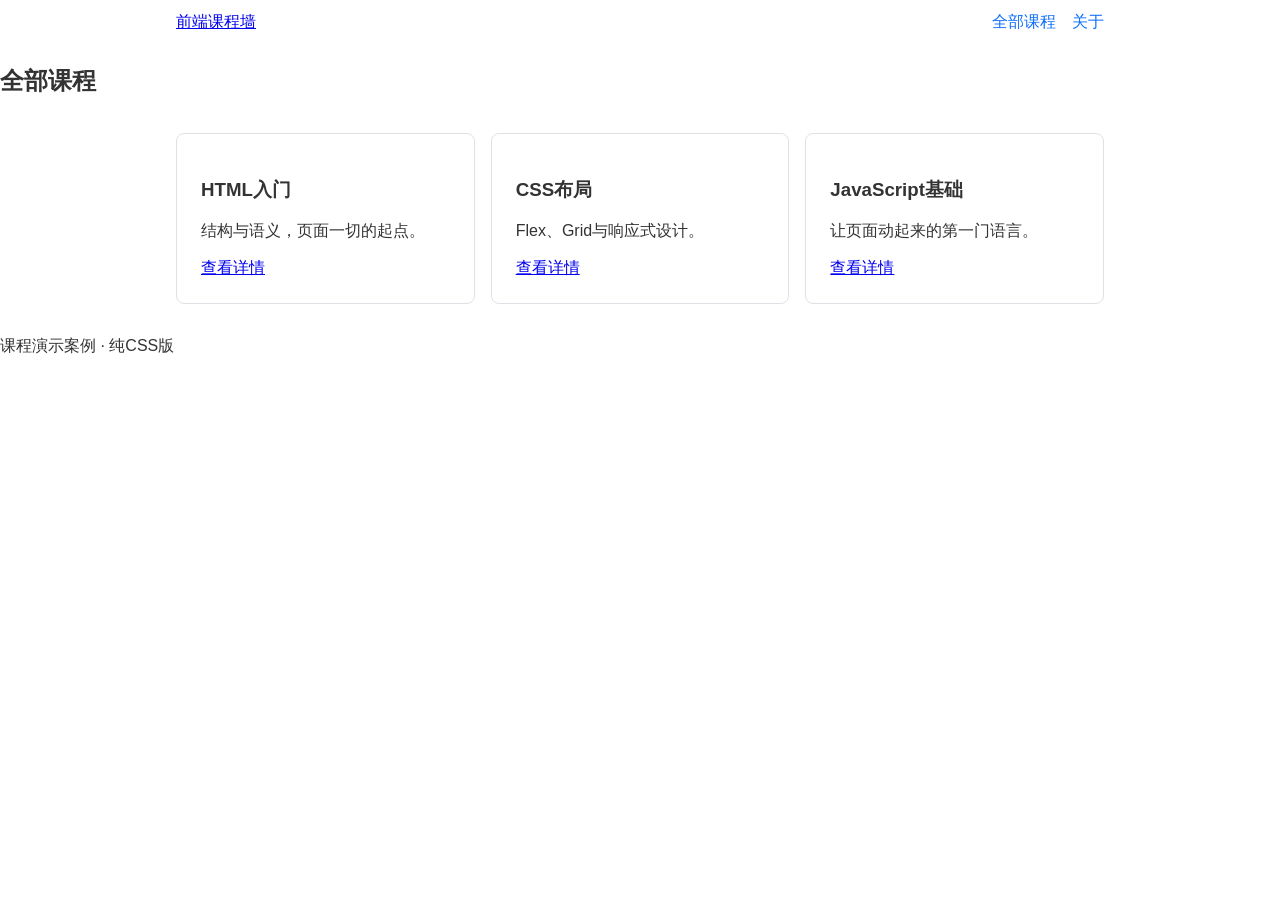
<file: index.html>
<!DOCTYPE html>
<html lang="zh-CN">
<head>
  <meta charset="UTF-8">
  <meta name="viewport" content="width=device-width, initial-scale=1.0">
  <title>课程展示</title>
  <link rel="stylesheet" href="css/courses.css">
</head>
<body>
  <header class="site-header">
    <div class="nav-wrap">
      <a class="logo" href="#">前端课程墙</a>
      <nav class="main-nav">
        <a href="#courses">全部课程</a>
        <a href="#about">关于</a>
      </nav>
    </div>
  </header>
  <main>
    <section id="courses">
      <h2>全部课程</h2>
      <div class="card-grid">
        <article class="course-card">
          <h3>HTML入门</h3>
          <p>结构与语义，页面一切的起点。</p>
          <a href="#">查看详情</a>
        </article>
        <article class="course-card">
          <h3>CSS布局</h3>
          <p>Flex、Grid与响应式设计。</p>
          <a href="#">查看详情</a>
        </article>
        <article class="course-card">
          <h3>JavaScript基础</h3>
          <p>让页面动起来的第一门语言。</p>
          <a href="#">查看详情</a>
        </article>
      </div>
    </section>
  </main>
  <footer><p>课程演示案例 · 纯CSS版</p></footer>
</body>
</html>
</file>
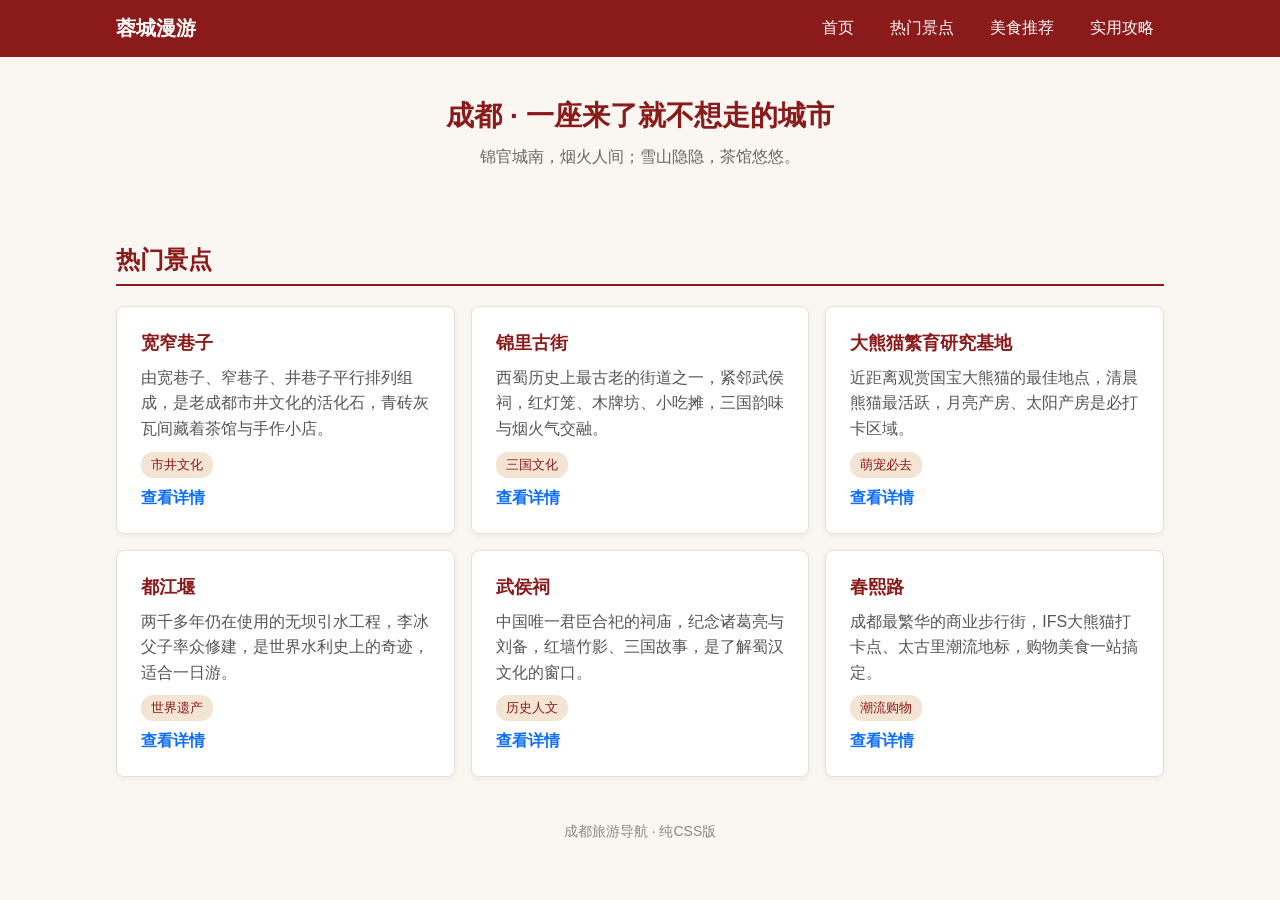
<file: travelcd/index.html>
<!DOCTYPE html>
<html lang="zh-CN">
<head>
  <meta charset="UTF-8">
  <meta name="viewport" content="width=device-width, initial-scale=1.0">
  <title>成都旅游导航</title>
  <link rel="stylesheet" href="css/style.css">
</head>
<body>
  <header class="site-header">
    <div class="nav-wrap">
      <a class="logo" href="#">蓉城漫游</a>
      <nav class="main-nav">
        <a href="#home">首页</a>
        <a href="#attractions">热门景点</a>
        <a href="#food">美食推荐</a>
        <a href="#tips">实用攻略</a>
      </nav>
    </div>
  </header>

  <main>
    <section id="home" class="hero">
      <h1>成都 · 一座来了就不想走的城市</h1>
      <p>锦官城南，烟火人间；雪山隐隐，茶馆悠悠。</p>
    </section>

    <section id="attractions">
      <h2>热门景点</h2>
      <div class="card-grid">
        <article class="spot-card">
          <h3>宽窄巷子</h3>
          <p>由宽巷子、窄巷子、井巷子平行排列组成，是老成都市井文化的活化石，青砖灰瓦间藏着茶馆与手作小店。</p>
          <span class="tag">市井文化</span>
          <a href="#">查看详情</a>
        </article>
        <article class="spot-card">
          <h3>锦里古街</h3>
          <p>西蜀历史上最古老的街道之一，紧邻武侯祠，红灯笼、木牌坊、小吃摊，三国韵味与烟火气交融。</p>
          <span class="tag">三国文化</span>
          <a href="#">查看详情</a>
        </article>
        <article class="spot-card">
          <h3>大熊猫繁育研究基地</h3>
          <p>近距离观赏国宝大熊猫的最佳地点，清晨熊猫最活跃，月亮产房、太阳产房是必打卡区域。</p>
          <span class="tag">萌宠必去</span>
          <a href="#">查看详情</a>
        </article>
        <article class="spot-card">
          <h3>都江堰</h3>
          <p>两千多年仍在使用的无坝引水工程，李冰父子率众修建，是世界水利史上的奇迹，适合一日游。</p>
          <span class="tag">世界遗产</span>
          <a href="#">查看详情</a>
        </article>
        <article class="spot-card">
          <h3>武侯祠</h3>
          <p>中国唯一君臣合祀的祠庙，纪念诸葛亮与刘备，红墙竹影、三国故事，是了解蜀汉文化的窗口。</p>
          <span class="tag">历史人文</span>
          <a href="#">查看详情</a>
        </article>
        <article class="spot-card">
          <h3>春熙路</h3>
          <p>成都最繁华的商业步行街，IFS大熊猫打卡点、太古里潮流地标，购物美食一站搞定。</p>
          <span class="tag">潮流购物</span>
          <a href="#">查看详情</a>
        </article>
      </div>
    </section>
  </main>

  <footer>
    <p>成都旅游导航 · 纯CSS版</p>
  </footer>
</body>
</html>
</file>
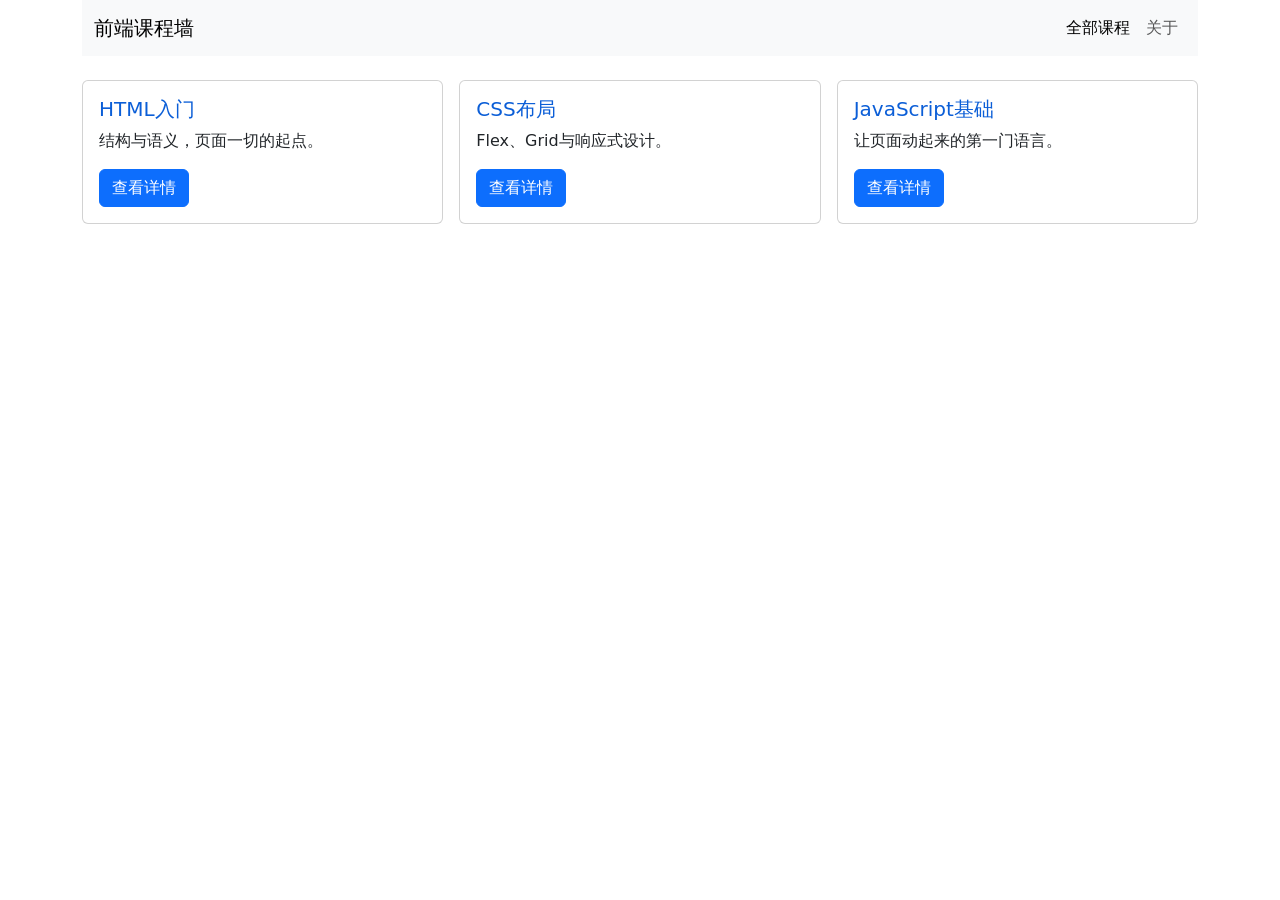
<file: bootstrap.html>
<!DOCTYPE html>
<html lang="zh-CN">
<head>
  <meta charset="UTF-8">
  <meta name="viewport" content="width=device-width, initial-scale=1.0">
  <title>课程展示 · Bootstrap版</title>
  <link href="https://cdn.jsdelivr.net/npm/bootstrap@5.3.3/dist/css/bootstrap.min.css" rel="stylesheet">
  <link rel="stylesheet" href="css/bootstrap-custom.css">
</head>
<body>
  <div class="container">
    <nav class="navbar navbar-expand-md bg-body-tertiary mb-4">
      <div class="container">
        <a class="navbar-brand" href="#">前端课程墙</a>
        <div class="navbar-nav">
          <a class="nav-link active" href="#">全部课程</a>
          <a class="nav-link" href="#">关于</a>
        </div>
      </div>
    </nav>
    <div class="row g-3">
      <div class="col-md-6 col-lg-4">
        <div class="card">
          <div class="card-body">
            <h5 class="card-title">HTML入门</h5>
            <p class="card-text">结构与语义，页面一切的起点。</p>
            <a href="#" class="btn btn-primary">查看详情</a>
          </div>
        </div>
      </div>
      <div class="col-md-6 col-lg-4">
        <div class="card">
          <div class="card-body">
            <h5 class="card-title">CSS布局</h5>
            <p class="card-text">Flex、Grid与响应式设计。</p>
            <a href="#" class="btn btn-primary">查看详情</a>
          </div>
        </div>
      </div>
      <div class="col-md-6 col-lg-4">
        <div class="card">
          <div class="card-body">
            <h5 class="card-title">JavaScript基础</h5>
            <p class="card-text">让页面动起来的第一门语言。</p>
            <a href="#" class="btn btn-primary">查看详情</a>
          </div>
        </div>
      </div>
    </div>
  </div>
</body>
</html>
</file>
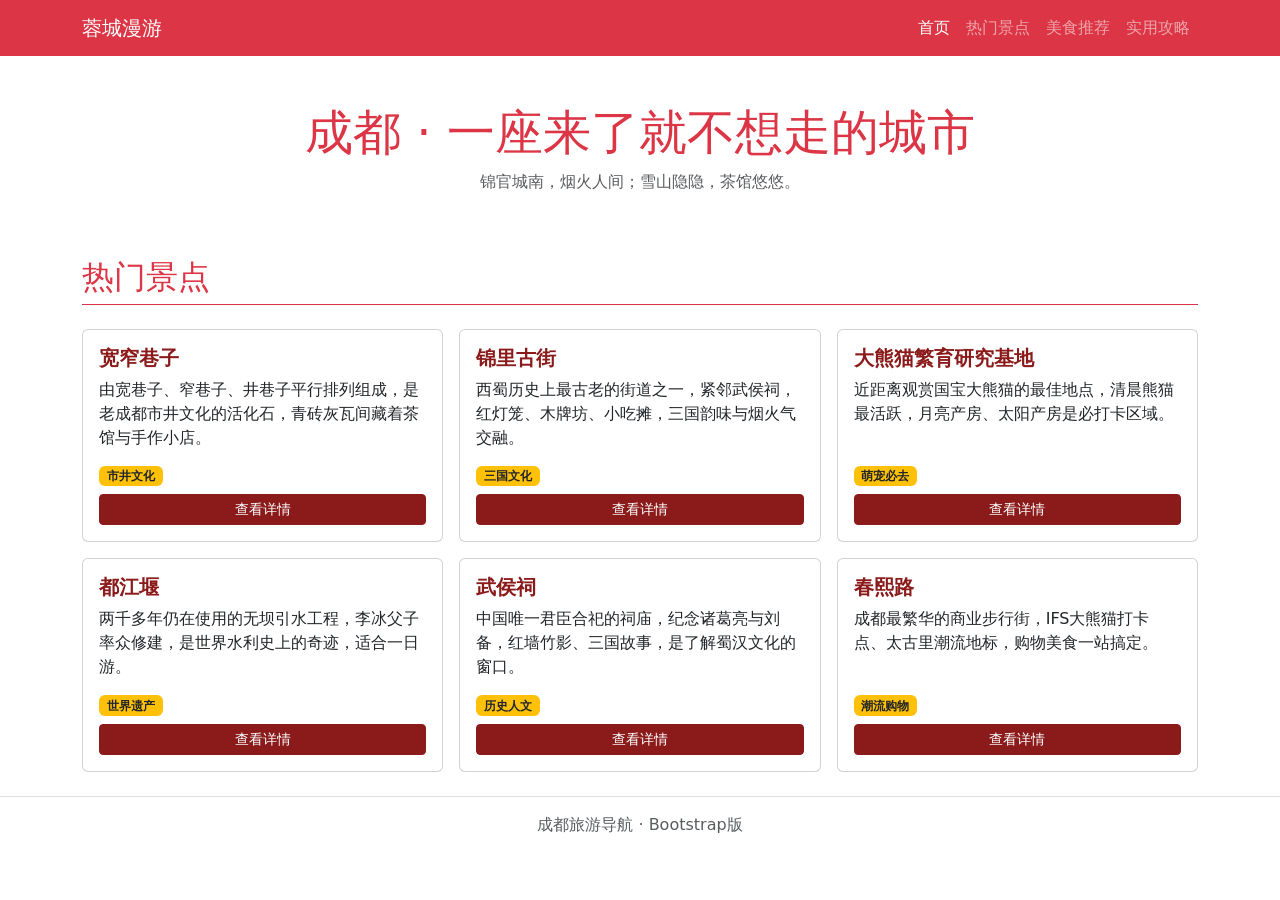
<file: travelcd/bootstrap.html>
<!DOCTYPE html>
<html lang="zh-CN">
<head>
  <meta charset="UTF-8">
  <meta name="viewport" content="width=device-width, initial-scale=1.0">
  <title>成都旅游导航 · Bootstrap版</title>
  <link href="https://cdn.jsdelivr.net/npm/bootstrap@5.3.3/dist/css/bootstrap.min.css" rel="stylesheet">
  <link rel="stylesheet" href="css/bootstrap-custom.css">
</head>
<body>
  <nav class="navbar navbar-expand-md navbar-dark bg-danger mb-4">
    <div class="container">
      <a class="navbar-brand" href="#">蓉城漫游</a>
      <button class="navbar-toggler" type="button" data-bs-toggle="collapse" data-bs-target="#navContent">
        <span class="navbar-toggler-icon"></span>
      </button>
      <div class="collapse navbar-collapse" id="navContent">
        <ul class="navbar-nav ms-auto">
          <li class="nav-item"><a class="nav-link active" href="#">首页</a></li>
          <li class="nav-item"><a class="nav-link" href="#attractions">热门景点</a></li>
          <li class="nav-item"><a class="nav-link" href="#">美食推荐</a></li>
          <li class="nav-item"><a class="nav-link" href="#">实用攻略</a></li>
        </ul>
      </div>
    </div>
  </nav>

  <div class="container">
    <section class="text-center py-4 mb-4">
      <h1 class="display-5 text-danger">成都 · 一座来了就不想走的城市</h1>
      <p class="text-muted">锦官城南，烟火人间；雪山隐隐，茶馆悠悠。</p>
    </section>

    <section id="attractions">
      <h2 class="border-bottom border-danger pb-2 mb-4 text-danger">热门景点</h2>
      <div class="row g-3">
        <div class="col-md-6 col-lg-4">
          <div class="card h-100">
            <div class="card-body d-flex flex-column">
              <h5 class="card-title">宽窄巷子</h5>
              <p class="card-text flex-grow-1">由宽巷子、窄巷子、井巷子平行排列组成，是老成都市井文化的活化石，青砖灰瓦间藏着茶馆与手作小店。</p>
              <span class="badge bg-warning text-dark align-self-start mb-2">市井文化</span>
              <a href="#" class="btn btn-primary btn-sm">查看详情</a>
            </div>
          </div>
        </div>
        <div class="col-md-6 col-lg-4">
          <div class="card h-100">
            <div class="card-body d-flex flex-column">
              <h5 class="card-title">锦里古街</h5>
              <p class="card-text flex-grow-1">西蜀历史上最古老的街道之一，紧邻武侯祠，红灯笼、木牌坊、小吃摊，三国韵味与烟火气交融。</p>
              <span class="badge bg-warning text-dark align-self-start mb-2">三国文化</span>
              <a href="#" class="btn btn-primary btn-sm">查看详情</a>
            </div>
          </div>
        </div>
        <div class="col-md-6 col-lg-4">
          <div class="card h-100">
            <div class="card-body d-flex flex-column">
              <h5 class="card-title">大熊猫繁育研究基地</h5>
              <p class="card-text flex-grow-1">近距离观赏国宝大熊猫的最佳地点，清晨熊猫最活跃，月亮产房、太阳产房是必打卡区域。</p>
              <span class="badge bg-warning text-dark align-self-start mb-2">萌宠必去</span>
              <a href="#" class="btn btn-primary btn-sm">查看详情</a>
            </div>
          </div>
        </div>
        <div class="col-md-6 col-lg-4">
          <div class="card h-100">
            <div class="card-body d-flex flex-column">
              <h5 class="card-title">都江堰</h5>
              <p class="card-text flex-grow-1">两千多年仍在使用的无坝引水工程，李冰父子率众修建，是世界水利史上的奇迹，适合一日游。</p>
              <span class="badge bg-warning text-dark align-self-start mb-2">世界遗产</span>
              <a href="#" class="btn btn-primary btn-sm">查看详情</a>
            </div>
          </div>
        </div>
        <div class="col-md-6 col-lg-4">
          <div class="card h-100">
            <div class="card-body d-flex flex-column">
              <h5 class="card-title">武侯祠</h5>
              <p class="card-text flex-grow-1">中国唯一君臣合祀的祠庙，纪念诸葛亮与刘备，红墙竹影、三国故事，是了解蜀汉文化的窗口。</p>
              <span class="badge bg-warning text-dark align-self-start mb-2">历史人文</span>
              <a href="#" class="btn btn-primary btn-sm">查看详情</a>
            </div>
          </div>
        </div>
        <div class="col-md-6 col-lg-4">
          <div class="card h-100">
            <div class="card-body d-flex flex-column">
              <h5 class="card-title">春熙路</h5>
              <p class="card-text flex-grow-1">成都最繁华的商业步行街，IFS大熊猫打卡点、太古里潮流地标，购物美食一站搞定。</p>
              <span class="badge bg-warning text-dark align-self-start mb-2">潮流购物</span>
              <a href="#" class="btn btn-primary btn-sm">查看详情</a>
            </div>
          </div>
        </div>
      </div>
    </section>
  </div>

  <footer class="text-center py-3 text-muted border-top mt-4">
    <p class="mb-0">成都旅游导航 · Bootstrap版</p>
  </footer>

  <script src="https://cdn.jsdelivr.net/npm/bootstrap@5.3.3/dist/js/bootstrap.bundle.min.js"></script>
</body>
</html>
</file>
<file: css/courses.css>
* { box-sizing: border-box; }

body {
  font-family: "Microsoft YaHei", sans-serif;
  margin: 0;
  color: #333;
}

.nav-wrap {
  max-width: 960px;
  margin: 0 auto;
  padding: 12px 16px;
  display: flex;
  justify-content: space-between;
  align-items: center;
  flex-wrap: wrap;
  gap: 8px;
}

.main-nav {
  display: flex;
  gap: 16px;
}

.main-nav a { text-decoration: none; color: #0d6efd; }

.card-grid {
  max-width: 960px;
  margin: 0 auto;
  padding: 16px;
  display: grid;
  grid-template-columns: repeat(auto-fit, minmax(260px, 1fr));
  gap: 16px;
}

.course-card {
  border: 1px solid #dee2e6;
  border-radius: 8px;
  padding: 16px;
}

@media (min-width: 992px) {
  .course-card { padding: 24px; }
}
</file>
<file: travelcd/css/style.css>
* { box-sizing: border-box; }

body {
  font-family: "Microsoft YaHei", sans-serif;
  margin: 0;
  color: #333;
  background-color: #faf7f2;
}

.site-header {
  background-color: #8b1a1a;
  color: #fff;
}

.nav-wrap {
  max-width: 1080px;
  margin: 0 auto;
  padding: 12px 16px;
  display: flex;
  justify-content: space-between;
  align-items: center;
  flex-wrap: wrap;
  gap: 8px;
}

.logo {
  color: #fff;
  text-decoration: none;
  font-size: 20px;
  font-weight: bold;
}

.main-nav {
  display: flex;
  gap: 16px;
  flex-wrap: wrap;
}

.main-nav a {
  color: #fff;
  text-decoration: none;
  padding: 6px 10px;
  border-radius: 4px;
}

.main-nav a:hover {
  background-color: rgba(255, 255, 255, 0.15);
}

.hero {
  max-width: 1080px;
  margin: 0 auto;
  padding: 40px 16px;
  text-align: center;
}

.hero h1 {
  margin: 0 0 12px;
  font-size: 28px;
  color: #8b1a1a;
}

.hero p {
  margin: 0;
  color: #666;
  font-size: 16px;
}

section {
  max-width: 1080px;
  margin: 0 auto;
  padding: 16px;
}

section h2 {
  color: #8b1a1a;
  border-bottom: 2px solid #8b1a1a;
  padding-bottom: 8px;
}

footer {
  text-align: center;
  padding: 16px;
  color: #888;
  font-size: 14px;
}

.card-grid {
  display: grid;
  grid-template-columns: repeat(auto-fit, minmax(280px, 1fr));
  gap: 16px;
}

.spot-card {
  background: #fff;
  border: 1px solid #e8e0d5;
  border-radius: 8px;
  padding: 20px;
  display: flex;
  flex-direction: column;
  gap: 10px;
  box-shadow: 0 2px 6px rgba(0, 0, 0, 0.05);
}

.spot-card h3 {
  margin: 0;
  color: #8b1a1a;
  font-size: 18px;
}

.spot-card p {
  margin: 0;
  color: #555;
  line-height: 1.6;
  flex-grow: 1;
}

.spot-card .tag {
  display: inline-block;
  align-self: flex-start;
  background-color: #f4e4d4;
  color: #8b1a1a;
  padding: 4px 10px;
  border-radius: 12px;
  font-size: 13px;
}

.spot-card a {
  color: #0d6efd;
  text-decoration: none;
  font-weight: bold;
}

.spot-card a:hover {
  text-decoration: underline;
}

/* 平板及以下：缩小卡片内边距 */
@media (max-width: 767px) {
  .spot-card { padding: 16px; }
  .hero h1 { font-size: 22px; }
}

/* 桌面端：卡片内边距加大 */
@media (min-width: 992px) {
  .spot-card { padding: 24px; }
}
</file>
